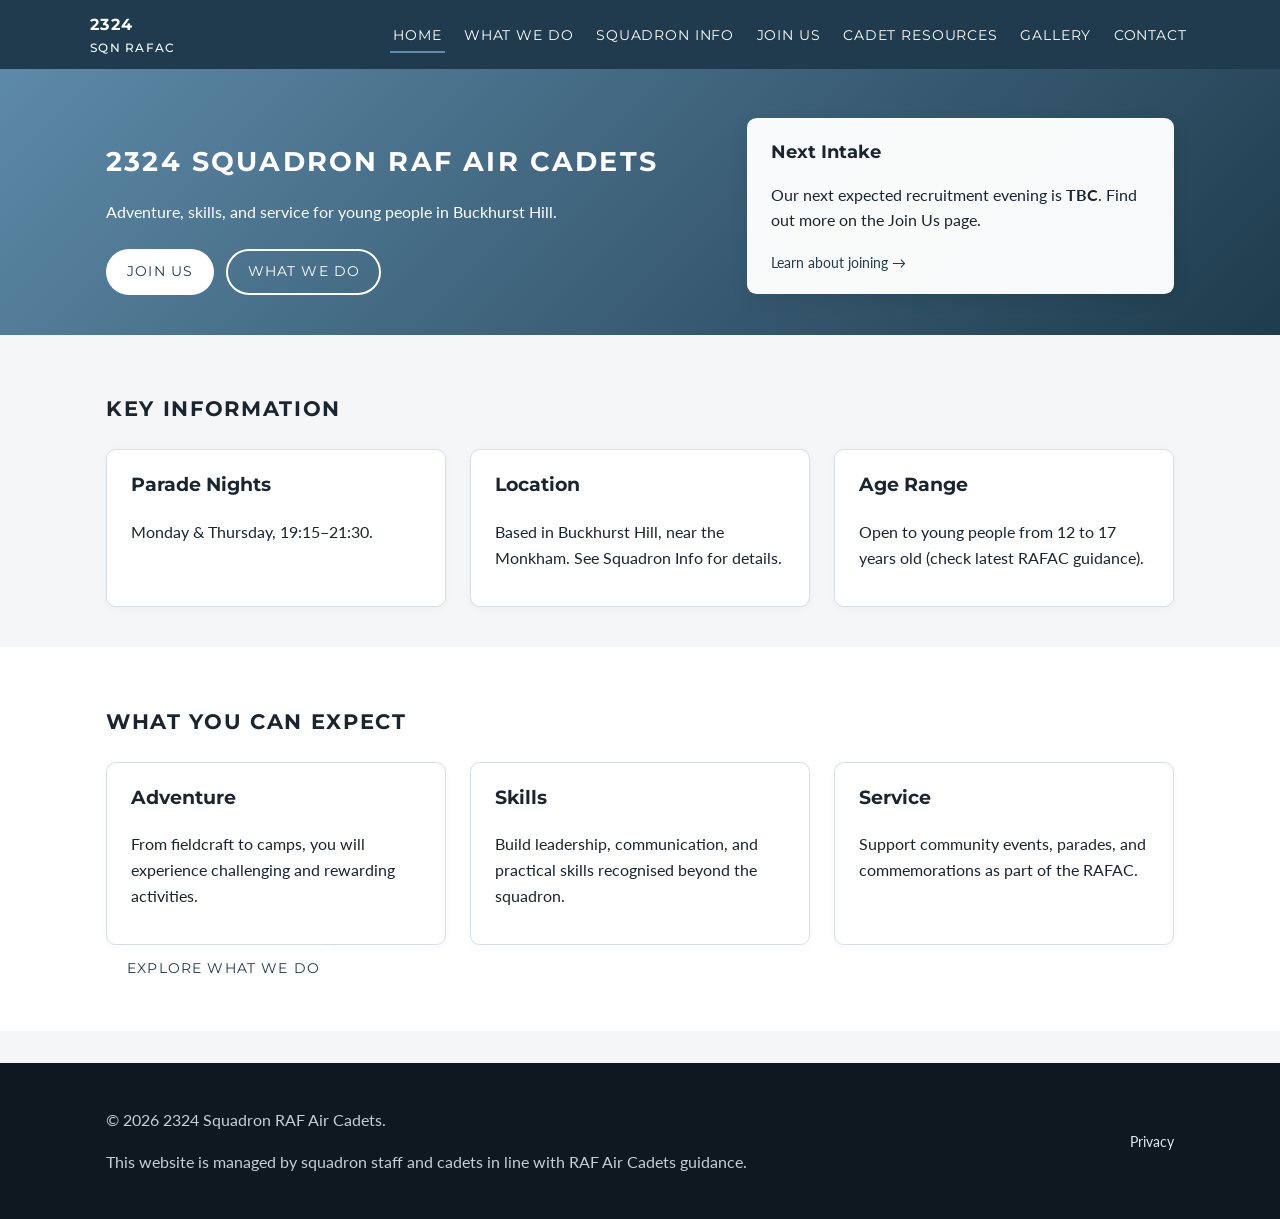
<file: index.html>
<!DOCTYPE html>
<html lang="en">
<head>
  <meta charset="UTF-8">
  <title>2324 Squadron RAF Air Cadets – Home</title>
  <meta name="viewport" content="width=device-width, initial-scale=1">
  <meta name="description" content="Official website for 2324 Squadron RAF Air Cadets. Learn what we do, how to join, and key information for cadets and parents.">
  <link rel="preconnect" href="https://fonts.googleapis.com">
  <link rel="preconnect" href="https://fonts.gstatic.com" crossorigin>
  <link href="https://fonts.googleapis.com/css2?family=Montserrat:wght@500;700&family=Lato:wght@300;400;700&display=swap" rel="stylesheet">
  <link rel="stylesheet" href="assets/css/styles.css">
</head>
<body>
  <header class="site-header">
    <div class="container header-inner">
      <a href="index.html" class="logo">
        <!-- Replace text with squadron crest/logo image when ready -->
        <span class="logo-primary">2324</span>
        <span class="logo-secondary">Sqn RAFAC</span>
      </a>
      <button class="nav-toggle" aria-label="Toggle navigation" aria-expanded="false">
        <span class="nav-toggle-bar"></span>
        <span class="nav-toggle-bar"></span>
        <span class="nav-toggle-bar"></span>
      </button>
      <nav class="main-nav">
        <ul>
          <li><a href="index.html" class="active">Home</a></li>
          <li><a href="what-we-do.html">What We Do</a></li>
          <li><a href="squadron-info.html">Squadron Info</a></li>
          <li><a href="join-us.html">Join Us</a></li>
          <li><a href="cadet-resources.html">Cadet Resources</a></li>
          <li><a href="gallery.html">Gallery</a></li>
          <li><a href="contact.html">Contact</a></li>
        </ul>
      </nav>
    </div>
  </header>

  <main>
    <!-- Hero section -->
    <section class="hero">
      <div class="container hero-inner">
        <div class="hero-text">
          <h1>2324 Squadron RAF Air Cadets</h1>
          <p>Adventure, skills, and service for young people in Buckhurst Hill.</p>
          <div class="hero-actions">
            <a href="join-us.html" class="btn btn-primary">Join Us</a>
            <a href="what-we-do.html" class="btn btn-secondary">What We Do</a>
          </div>
        </div>
        <div class="hero-side">
          <!-- Replace with an image later -->
          <div class="hero-card">
            <h2>Next Intake</h2>
            <p>Our next expected recruitment evening is <strong>TBC</strong>. Find out more on the Join Us page.</p>
            <a href="join-us.html" class="text-link">Learn about joining →</a>
          </div>
        </div>
      </div>
    </section>

    <!-- Quick facts -->
    <section class="section">
      <div class="container">
        <h2>Key Information</h2>
        <div class="grid grid-3">
          <div class="card">
            <h3>Parade Nights</h3>
            <p>Monday &amp; Thursday, 19:15–21:30.</p>
          </div>
          <div class="card">
            <h3>Location</h3>
            <p>Based in Buckhurst Hill, near the Monkham. See Squadron Info for details.</p>
          </div>
          <div class="card">
            <h3>Age Range</h3>
            <p>Open to young people from 12 to 17 years old (check latest RAFAC guidance).</p>
          </div>
        </div>
      </div>
    </section>

    <!-- Highlights linking to What We Do -->
    <section class="section section-alt">
      <div class="container">
        <h2>What You Can Expect</h2>
        <div class="grid grid-3">
          <div class="card">
            <h3>Adventure</h3>
            <p>From fieldcraft to camps, you will experience challenging and rewarding activities.</p>
          </div>
          <div class="card">
            <h3>Skills</h3>
            <p>Build leadership, communication, and practical skills recognised beyond the squadron.</p>
          </div>
          <div class="card">
            <h3>Service</h3>
            <p>Support community events, parades, and commemorations as part of the RAFAC.</p>
          </div>
        </div>
        <div class="section-cta">
          <a href="what-we-do.html" class="btn btn-primary">Explore What We Do</a>
        </div>
      </div>
    </section>
  </main>

  <footer class="site-footer">
    <div class="container footer-inner">
      <div>
        <p>&copy; <span id="year"></span> 2324 Squadron RAF Air Cadets.</p>
        <p>This website is managed by squadron staff and cadets in line with RAF Air Cadets guidance.</p>
      </div>
      <div class="footer-links">
        <a href="privacy.html">Privacy</a>
        
      </div>
    </div>
  </footer>

  <script src="assets/js/main.js"></script>
</body>
</html>
</file>
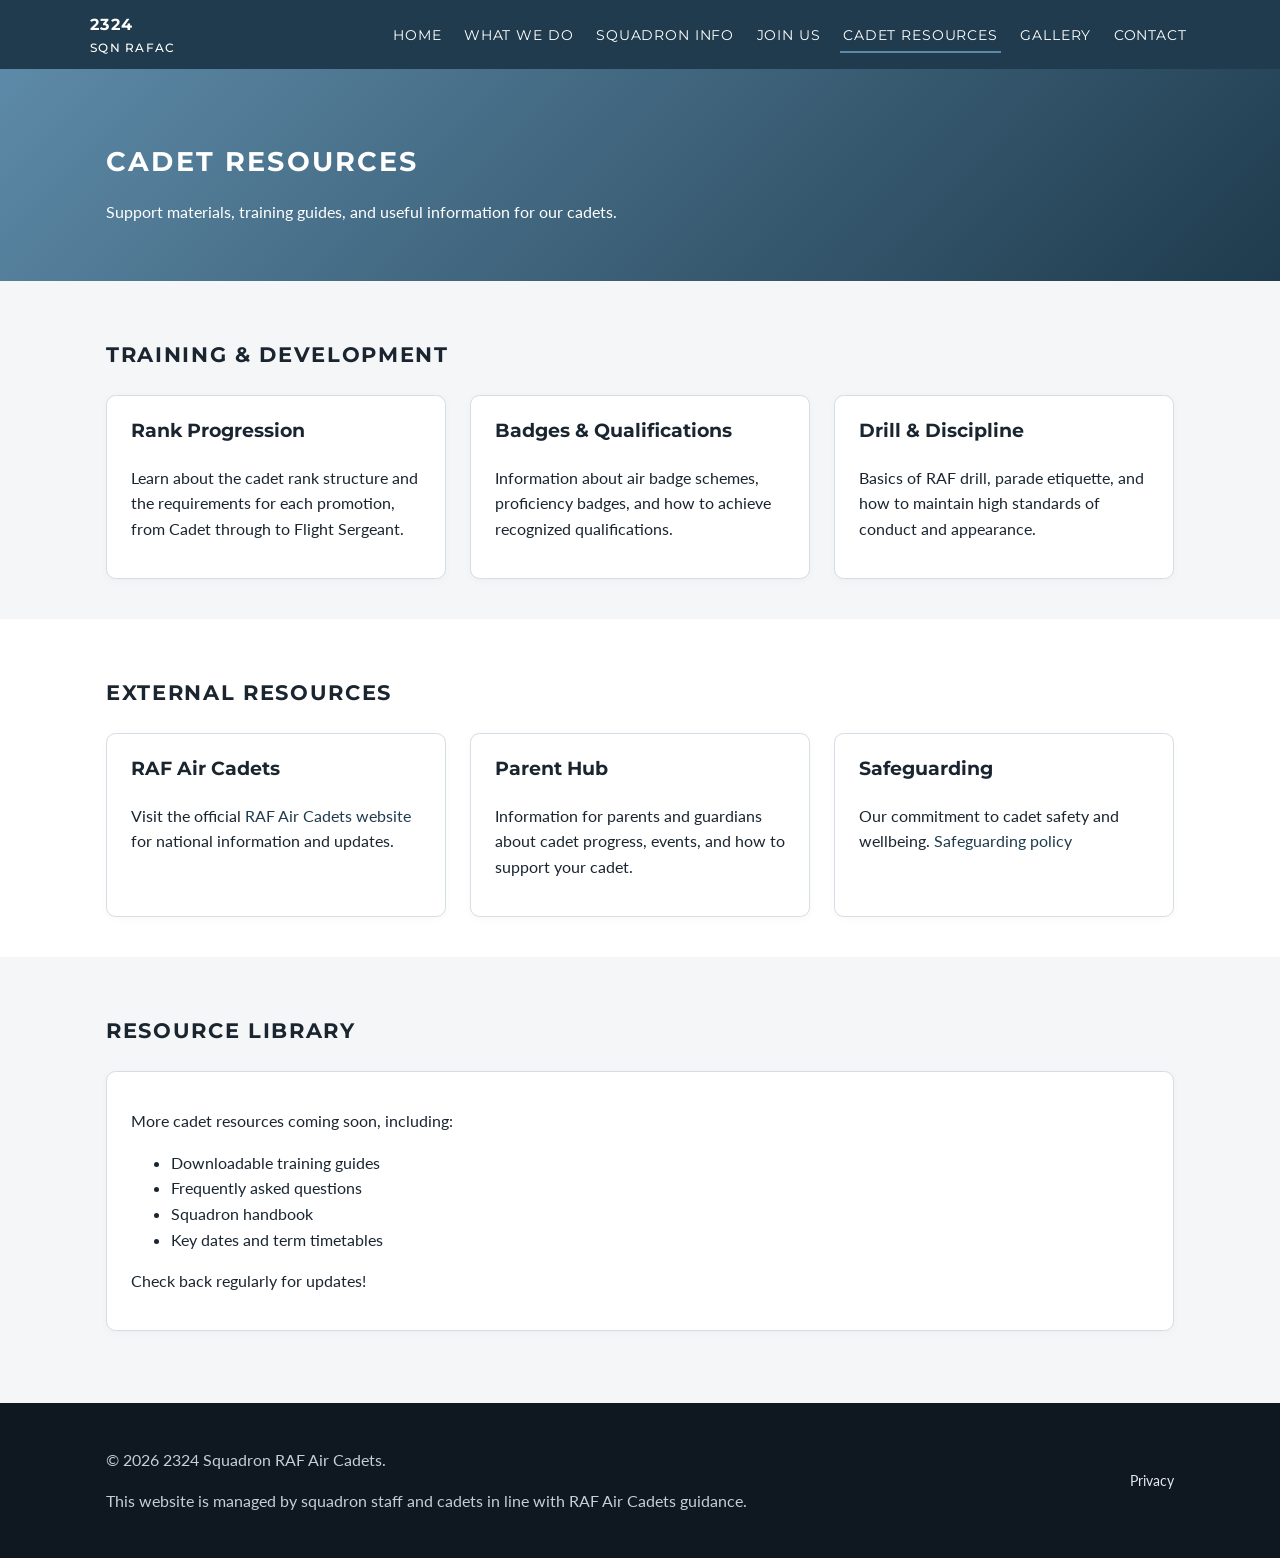
<file: cadet-resources.html>
<!DOCTYPE html>
<html lang="en">
<head>
  <meta charset="UTF-8">
  <title>Cadet Resources – 2324 Squadron RAF Air Cadets</title>
  <meta name="viewport" content="width=device-width, initial-scale=1">
  <meta name="description" content="Resources for cadets including training materials, rank information, and useful links.">
  <link rel="preconnect" href="https://fonts.googleapis.com">
  <link rel="preconnect" href="https://fonts.gstatic.com" crossorigin>
  <link href="https://fonts.googleapis.com/css2?family=Montserrat:wght@500;700&family=Lato:wght@300;400;700&display=swap" rel="stylesheet">
  <link rel="stylesheet" href="assets/css/styles.css">
</head>
<body>
  <header class="site-header">
    <div class="container header-inner">
      <a href="index.html" class="logo">
        <span class="logo-primary">2324</span>
        <span class="logo-secondary">Sqn RAFAC</span>
      </a>
      <button class="nav-toggle" aria-label="Toggle navigation" aria-expanded="false">
        <span class="nav-toggle-bar"></span>
        <span class="nav-toggle-bar"></span>
        <span class="nav-toggle-bar"></span>
      </button>
      <nav class="main-nav">
        <ul>
          <li><a href="index.html">Home</a></li>
          <li><a href="what-we-do.html">What We Do</a></li>
          <li><a href="squadron-info.html">Squadron Info</a></li>
          <li><a href="join-us.html">Join Us</a></li>
          <li><a href="cadet-resources.html" class="active">Cadet Resources</a></li>
          <li><a href="gallery.html">Gallery</a></li>
          <li><a href="contact.html">Contact</a></li>
        </ul>
      </nav>
    </div>
  </header>

  <main>
    <!-- Hero section -->
    <section class="hero">
      <div class="container hero-inner">
        <div class="hero-text">
          <h1>Cadet Resources</h1>
          <p>Support materials, training guides, and useful information for our cadets.</p>
        </div>
      </div>
    </section>

    <!-- Resources -->
    <section class="section">
      <div class="container">
        <h2>Training &amp; Development</h2>
        <div class="grid grid-3">
          <div class="card">
            <h3>Rank Progression</h3>
            <p>Learn about the cadet rank structure and the requirements for each promotion, from Cadet through to Flight Sergeant.</p>
          </div>
          <div class="card">
            <h3>Badges &amp; Qualifications</h3>
            <p>Information about air badge schemes, proficiency badges, and how to achieve recognized qualifications.</p>
          </div>
          <div class="card">
            <h3>Drill &amp; Discipline</h3>
            <p>Basics of RAF drill, parade etiquette, and how to maintain high standards of conduct and appearance.</p>
          </div>
        </div>
      </div>
    </section>

    <!-- Useful Links -->
    <section class="section section-alt">
      <div class="container">
        <h2>External Resources</h2>
        <div class="grid grid-3">
          <div class="card">
            <h3>RAF Air Cadets</h3>
            <p>Visit the official <a href="https://www.raf.mod.uk/aircadets/" target="_blank">RAF Air Cadets website</a> for national information and updates.</p>
          </div>
          <div class="card">
            <h3>Parent Hub</h3>
            <p>Information for parents and guardians about cadet progress, events, and how to support your cadet.</p>
          </div>
          <div class="card">
            <h3>Safeguarding</h3>
            <p>Our commitment to cadet safety and wellbeing. <a href="#" target="_blank">Safeguarding policy</a></p>
          </div>
        </div>
      </div>
    </section>

    <!-- Coming Soon -->
    <section class="section">
      <div class="container">
        <h2>Resource Library</h2>
        <div class="card">
          <p>More cadet resources coming soon, including:</p>
          <ul>
            <li>Downloadable training guides</li>
            <li>Frequently asked questions</li>
            <li>Squadron handbook</li>
            <li>Key dates and term timetables</li>
          </ul>
          <p>Check back regularly for updates!</p>
        </div>
      </div>
    </section>
  </main>

  <footer class="site-footer">
    <div class="container footer-inner">
      <div>
        <p>&copy; <span id="year"></span> 2324 Squadron RAF Air Cadets.</p>
        <p>This website is managed by squadron staff and cadets in line with RAF Air Cadets guidance.</p>
      </div>
      <div class="footer-links">
        <a href="privacy.html">Privacy</a>
        
      </div>
    </div>
  </footer>

  <script src="assets/js/main.js"></script>
</body>
</html>
</file>
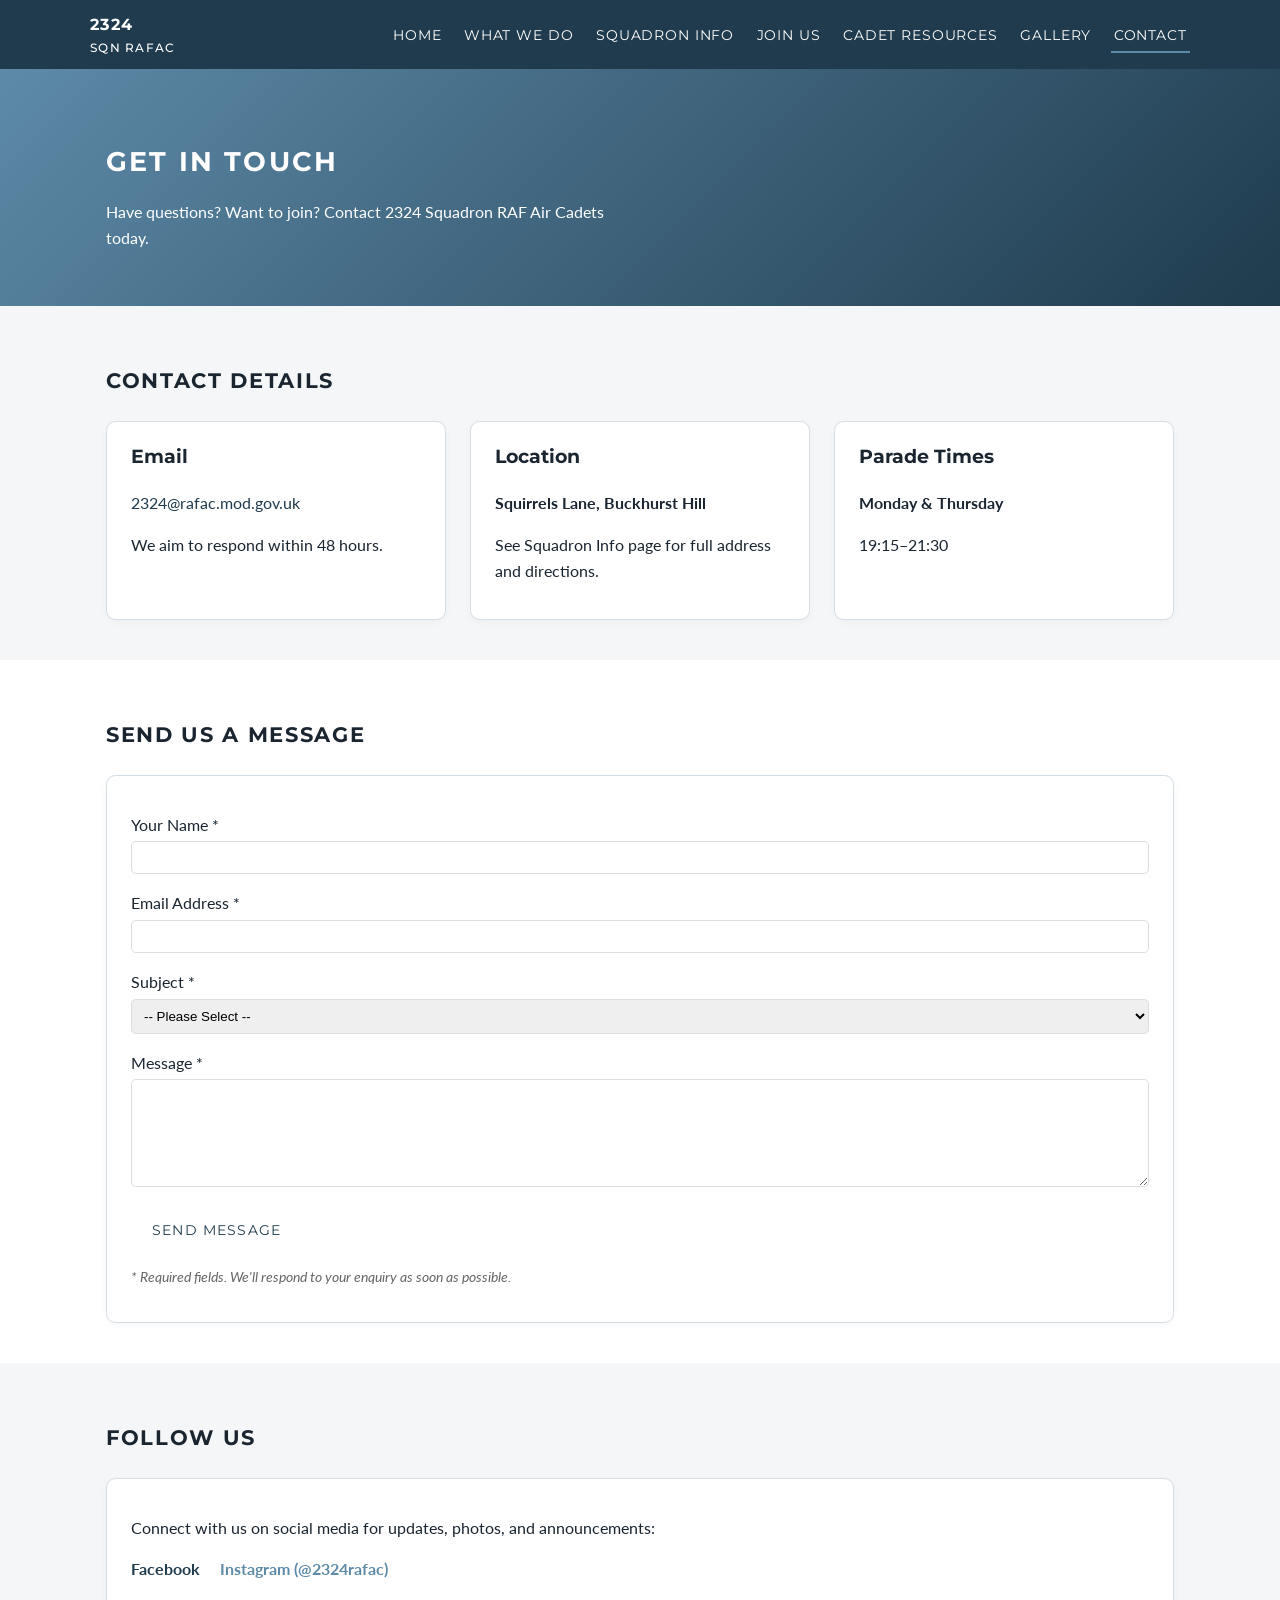
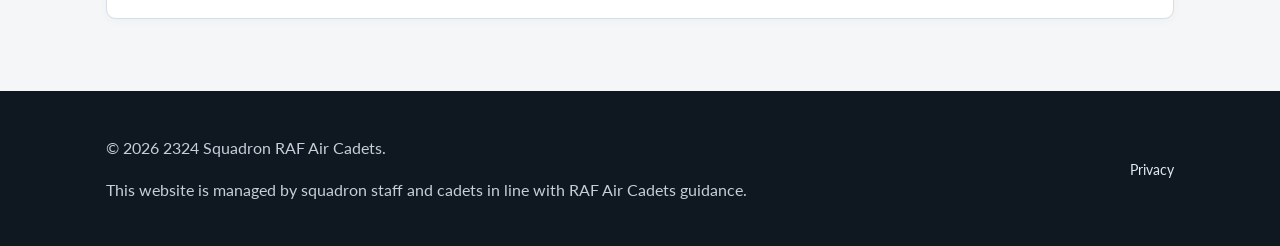
<file: contact.html>
<!DOCTYPE html>
<html lang="en">
<head>
  <meta charset="UTF-8">
  <title>Contact – 2324 Squadron RAF Air Cadets</title>
  <meta name="viewport" content="width=device-width, initial-scale=1">
  <meta name="description" content="Get in touch with 2324 Squadron RAF Air Cadets. Contact details, email, and enquiry form.">
  <link rel="preconnect" href="https://fonts.googleapis.com">
  <link rel="preconnect" href="https://fonts.gstatic.com" crossorigin>
  <link href="https://fonts.googleapis.com/css2?family=Montserrat:wght@500;700&family=Lato:wght@300;400;700&display=swap" rel="stylesheet">
  <link rel="stylesheet" href="assets/css/styles.css">
</head>
<body>
  <header class="site-header">
    <div class="container header-inner">
      <a href="index.html" class="logo">
        <span class="logo-primary">2324</span>
        <span class="logo-secondary">Sqn RAFAC</span>
      </a>
      <button class="nav-toggle" aria-label="Toggle navigation" aria-expanded="false">
        <span class="nav-toggle-bar"></span>
        <span class="nav-toggle-bar"></span>
        <span class="nav-toggle-bar"></span>
      </button>
      <nav class="main-nav">
        <ul>
          <li><a href="index.html">Home</a></li>
          <li><a href="what-we-do.html">What We Do</a></li>
          <li><a href="squadron-info.html">Squadron Info</a></li>
          <li><a href="join-us.html">Join Us</a></li>
          <li><a href="cadet-resources.html">Cadet Resources</a></li>
          <li><a href="gallery.html">Gallery</a></li>
          <li><a href="contact.html" class="active">Contact</a></li>
        </ul>
      </nav>
    </div>
  </header>

  <main>
      <!-- Hero section -->
      <section class="hero">
          <div class="container hero-inner">
              <div class="hero-text">
                  <h1>Get in Touch</h1>
                  <p>Have questions? Want to join? Contact 2324 Squadron RAF Air Cadets today.</p>
              </div>
          </div>
      </section>

      <!-- Contact Information -->
      <section class="section">
          <div class="container">
              <h2>Contact Details</h2>
              <div class="grid grid-3">
                  <div class="card">
                      <h3>Email</h3>
                      <p><a href="mailto:2324@rafac.mod.gov.uk">2324@rafac.mod.gov.uk</a></p>
                      <p>We aim to respond within 48 hours.</p>
                  </div>
                  <div class="card">
                      <h3>Location</h3>
                      <p><strong>Squirrels Lane, Buckhurst Hill</strong></p>
                      <p>See Squadron Info page for full address and directions.</p>
                  </div>
                  <div class="card">
                      <h3>Parade Times</h3>
                      <p><strong>Monday &amp; Thursday</strong></p>
                      <p>19:15–21:30</p>
                  </div>
              </div>
          </div>
      </section>

      <!-- Contact Form -->
      <section class="section section-alt">
          <div class="container">
              <h2>Send Us a Message</h2>
              <div class="card">
                  <!-- Form submits directly to squadron email -->
                  <form method="POST" action="mailto:2324@rafac.mod.gov.uk" enctype="text/plain">
                      <p>
                          <label for="name">Your Name *</label><br>
                          <input type="text" id="name" name="name" required style="width: 100%; padding: 0.5rem; margin-top: 0.25rem; border: 1px solid #ddd; border-radius: 0.3rem;">
                      </p>
                      <p>
                          <label for="email">Email Address *</label><br>
                          <input type="email" id="email" name="email" required style="width: 100%; padding: 0.5rem; margin-top: 0.25rem; border: 1px solid #ddd; border-radius: 0.3rem;">
                      </p>
                      <p>
                          <label for="subject">Subject *</label><br>
                          <select id="subject" name="subject" required style="width: 100%; padding: 0.5rem; margin-top: 0.25rem; border: 1px solid #ddd; border-radius: 0.3rem;">
                              <option value="">-- Please Select --</option>
                              <option value="join">I'd like to join the squadron</option>
                              <option value="parent">Parent enquiry</option>
                              <option value="volunteer">Volunteer opportunities</option>
                              <option value="feedback">Feedback or suggestion</option>
                              <option value="other">Other</option>
                          </select>
                      </p>
                      <p>
                          <label for="message">Message *</label><br>
                          <textarea id="message" name="message" rows="6" required style="width: 100%; padding: 0.5rem; margin-top: 0.25rem; border: 1px solid #ddd; border-radius: 0.3rem;"></textarea>
                      </p>
                      <p>
                          <button type="submit" class="btn btn-primary">Send Message</button>
                      </p>
                  </form>
                  <p style="font-size: 0.85rem; color: #666; margin-top: 1rem;">
                      <em>* Required fields. We'll respond to your enquiry as soon as possible.</em>
                  </p>
              </div>
          </div>
      </section>

      <!-- Social Media -->
      <section class="section">
          <div class="container">
              <h2>Follow Us</h2>
              <div class="card">
                  <p>Connect with us on social media for updates, photos, and announcements:</p>
                  <p>
                      <a href="#" style="margin-right: 1rem; font-weight: bold;">Facebook</a>
                      <a href="https://www.instagram.com/2324rafac/" target="_blank" rel="noopener noreferrer" style="margin-right: 1rem; font-weight: bold; color: var(--blue-primary);">Instagram (@2324rafac)</a>
                  </p>
              </div>
          </div>
      </section>
  </main>

  <footer class="site-footer">
    <div class="container footer-inner">
      <div>
        <p>&copy; <span id="year"></span> 2324 Squadron RAF Air Cadets.</p>
        <p>This website is managed by squadron staff and cadets in line with RAF Air Cadets guidance.</p>
      </div>
      <div class="footer-links">
        <a href="privacy.html">Privacy</a>
        
      </div>
    </div>
  </footer>

  <script src="assets/js/main.js"></script>
</body>
</html>
</file>
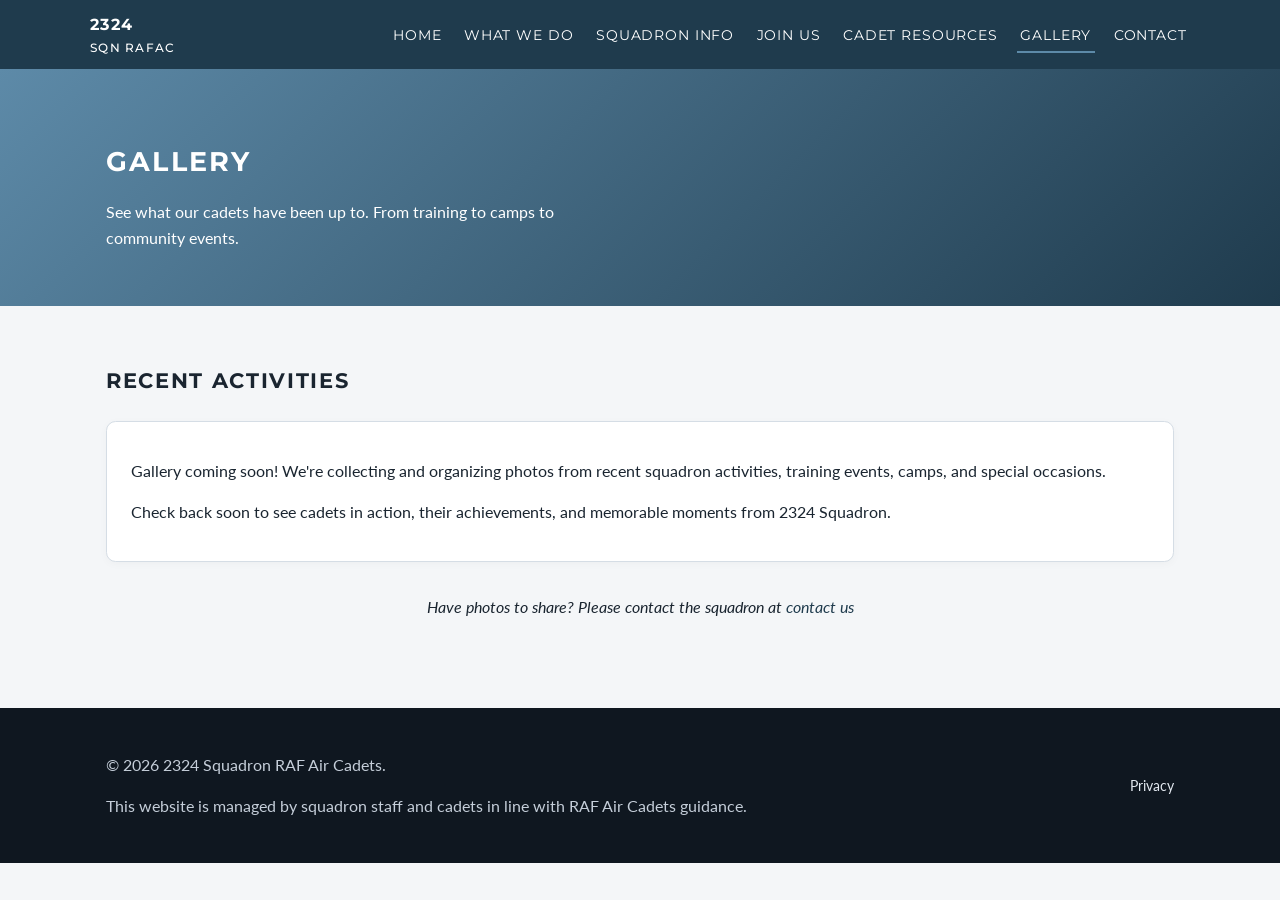
<file: gallery.html>
<!DOCTYPE html>
<html lang="en">
<head>
  <meta charset="UTF-8">
  <title>Gallery – 2324 Squadron RAF Air Cadets</title>
  <meta name="viewport" content="width=device-width, initial-scale=1">
  <meta name="description" content="Photo gallery of 2324 Squadron RAF Air Cadets activities, events, and cadets in action.">
  <link rel="preconnect" href="https://fonts.googleapis.com">
  <link rel="preconnect" href="https://fonts.gstatic.com" crossorigin>
  <link href="https://fonts.googleapis.com/css2?family=Montserrat:wght@500;700&family=Lato:wght@300;400;700&display=swap" rel="stylesheet">
  <link rel="stylesheet" href="assets/css/styles.css">
</head>
<body>
  <header class="site-header">
    <div class="container header-inner">
      <a href="index.html" class="logo">
        <span class="logo-primary">2324</span>
        <span class="logo-secondary">Sqn RAFAC</span>
      </a>
      <button class="nav-toggle" aria-label="Toggle navigation" aria-expanded="false">
        <span class="nav-toggle-bar"></span>
        <span class="nav-toggle-bar"></span>
        <span class="nav-toggle-bar"></span>
      </button>
      <nav class="main-nav">
        <ul>
          <li><a href="index.html">Home</a></li>
          <li><a href="what-we-do.html">What We Do</a></li>
          <li><a href="squadron-info.html">Squadron Info</a></li>
          <li><a href="join-us.html">Join Us</a></li>
          <li><a href="cadet-resources.html">Cadet Resources</a></li>
          <li><a href="gallery.html" class="active">Gallery</a></li>
          <li><a href="contact.html">Contact</a></li>
        </ul>
      </nav>
    </div>
  </header>

  <main>
    <!-- Hero section -->
    <section class="hero">
      <div class="container hero-inner">
        <div class="hero-text">
          <h1>Gallery</h1>
          <p>See what our cadets have been up to. From training to camps to community events.</p>
        </div>
      </div>
    </section>

    <!-- Gallery Section -->
    <section class="section">
      <div class="container">
        <h2>Recent Activities</h2>
        <div class="card">
          <p>Gallery coming soon! We're collecting and organizing photos from recent squadron activities, training events, camps, and special occasions.</p>
          <p>Check back soon to see cadets in action, their achievements, and memorable moments from 2324 Squadron.</p>
        </div>
        <div style="text-align: center; margin-top: 2rem;">
          <p><em>Have photos to share? Please contact the squadron at <a href="contact.html">contact us</a></em></p>
        </div>
      </div>
    </section>
  </main>

  <footer class="site-footer">
    <div class="container footer-inner">
      <div>
        <p>&copy; <span id="year"></span> 2324 Squadron RAF Air Cadets.</p>
        <p>This website is managed by squadron staff and cadets in line with RAF Air Cadets guidance.</p>
      </div>
      <div class="footer-links">
        <a href="privacy.html">Privacy</a>
        
      </div>
    </div>
  </footer>

  <script src="assets/js/main.js"></script>
</body>
</html>
</file>
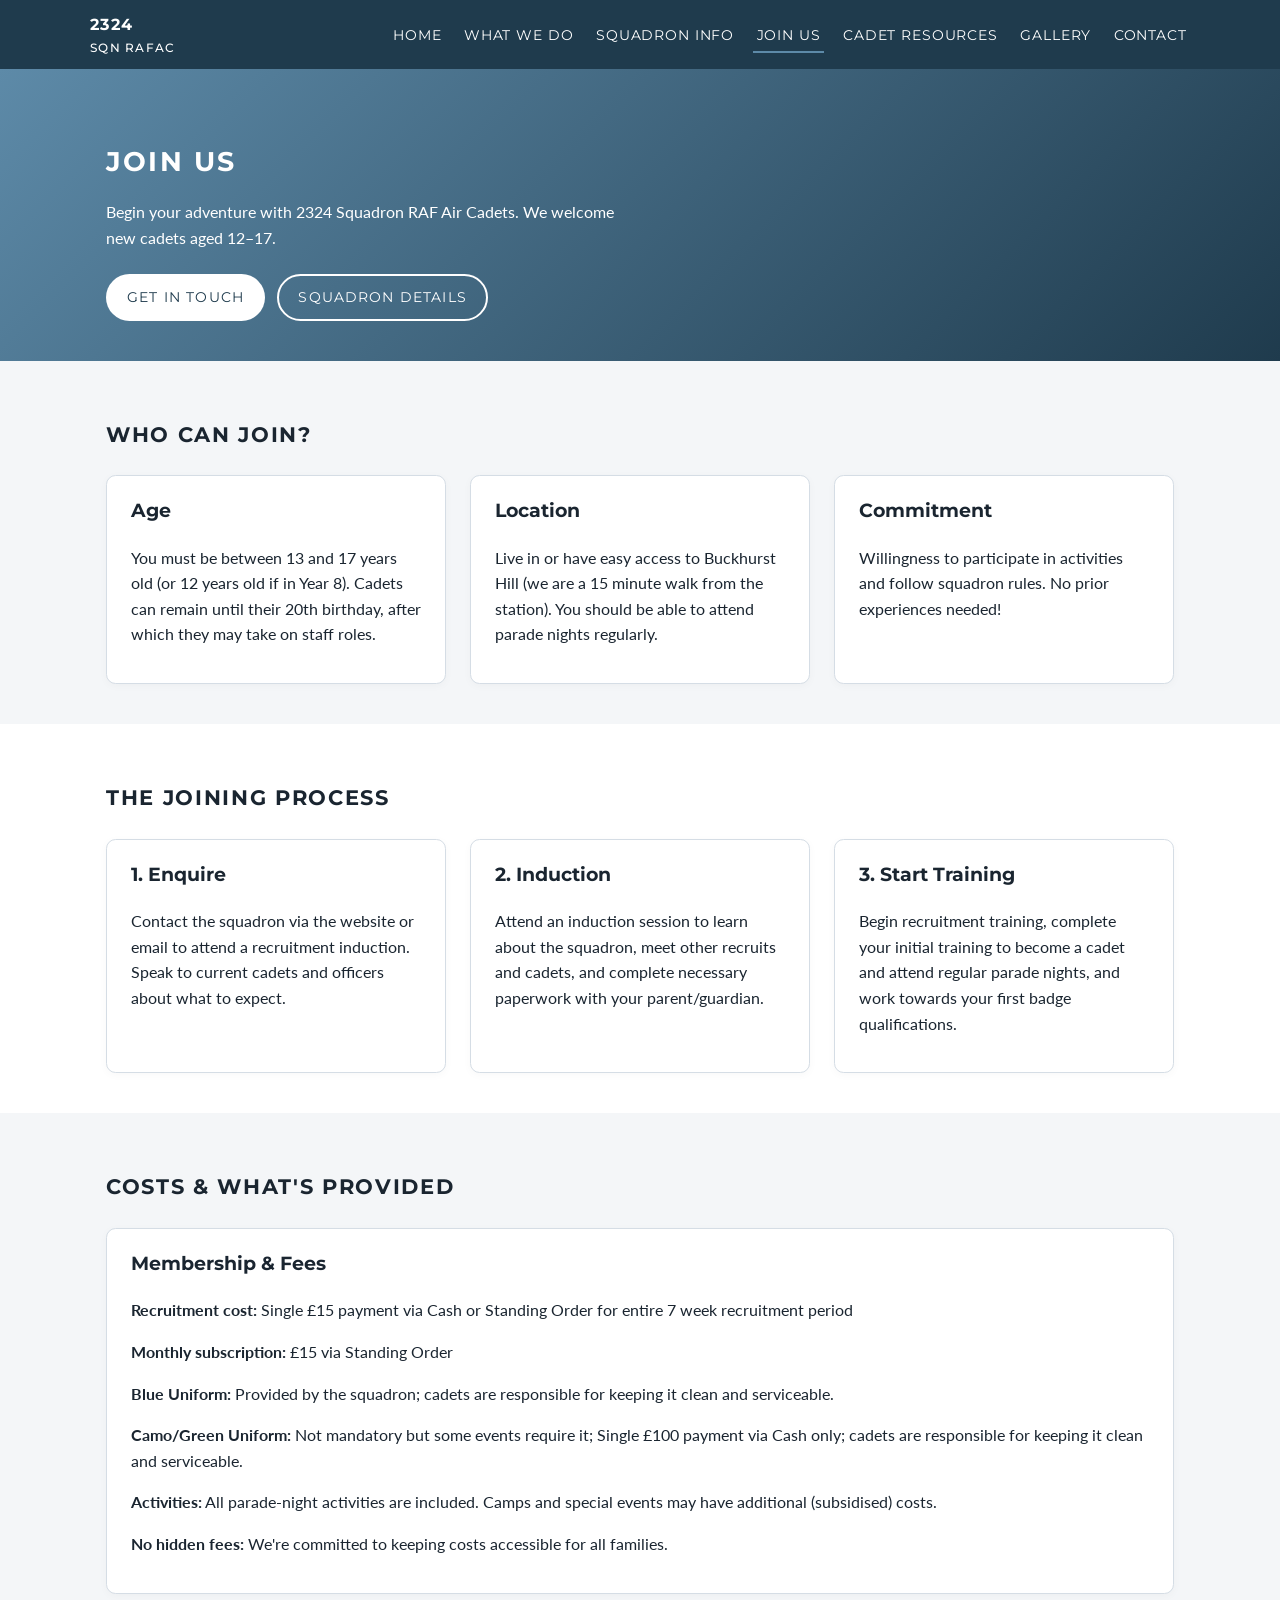
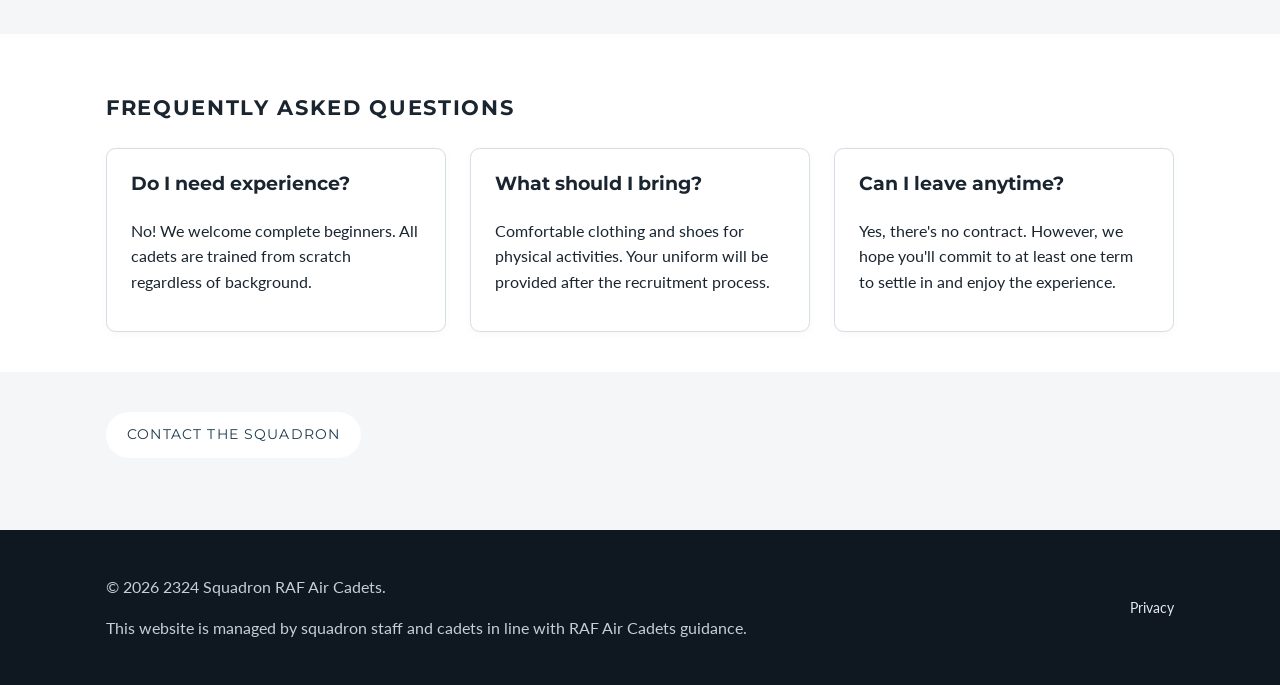
<file: join-us.html>
<!DOCTYPE html>
<html lang="en">
<head>
  <meta charset="UTF-8">
  <title>Join Us – 2324 Squadron RAF Air Cadets</title>
  <meta name="viewport" content="width=device-width, initial-scale=1">
  <meta name="description" content="Learn how to join 2324 Squadron RAF Air Cadets. Information for prospective cadets and parents.">
  <link rel="preconnect" href="https://fonts.googleapis.com">
  <link rel="preconnect" href="https://fonts.gstatic.com" crossorigin>
  <link href="https://fonts.googleapis.com/css2?family=Montserrat:wght@500;700&family=Lato:wght@300;400;700&display=swap" rel="stylesheet">
  <link rel="stylesheet" href="assets/css/styles.css">
</head>
<body>
  <header class="site-header">
    <div class="container header-inner">
      <a href="index.html" class="logo">
        <span class="logo-primary">2324</span>
        <span class="logo-secondary">Sqn RAFAC</span>
      </a>
      <button class="nav-toggle" aria-label="Toggle navigation" aria-expanded="false">
        <span class="nav-toggle-bar"></span>
        <span class="nav-toggle-bar"></span>
        <span class="nav-toggle-bar"></span>
      </button>
      <nav class="main-nav">
        <ul>
          <li><a href="index.html">Home</a></li>
          <li><a href="what-we-do.html">What We Do</a></li>
          <li><a href="squadron-info.html">Squadron Info</a></li>
          <li><a href="join-us.html" class="active">Join Us</a></li>
          <li><a href="cadet-resources.html">Cadet Resources</a></li>
          <li><a href="gallery.html">Gallery</a></li>
          <li><a href="contact.html">Contact</a></li>
        </ul>
      </nav>
    </div>
  </header>

  <main>
    <!-- Hero section -->
    <section class="hero">
      <div class="container hero-inner">
        <div class="hero-text">
          <h1>Join Us</h1>
          <p>Begin your adventure with 2324 Squadron RAF Air Cadets. We welcome new cadets aged 12–17.</p>
          <div class="hero-actions">
            <a href="contact.html" class="btn btn-primary">Get in Touch</a>
            <a href="squadron-info.html" class="btn btn-secondary">Squadron Details</a>
          </div>
        </div>
      </div>
    </section>

    <!-- Requirements -->
    <section class="section">
      <div class="container">
        <h2>Who Can Join?</h2>
        <div class="grid grid-3">
          <div class="card">
            <h3>Age</h3>
            <p>You must be between 13 and 17 years old (or 12 years old if in Year 8). Cadets can remain until their 20th birthday, after which they may take on staff roles.</p>
          </div>
          <div class="card">
            <h3>Location</h3>
            <p>Live in or have easy access to Buckhurst Hill (we are a 15 minute walk from the station). You should be able to attend parade nights regularly.</p>
          </div>
          <div class="card">
            <h3>Commitment</h3>
            <p>Willingness to participate in activities and follow squadron rules. No prior experiences needed!</p>
          </div>
        </div>
      </div>
    </section>

    <!-- Process -->
    <section class="section section-alt">
      <div class="container">
        <h2>The Joining Process</h2>
        <div class="grid grid-3">
          <div class="card">
            <h3>1. Enquire</h3>
            <p>Contact the squadron via the website or email to attend a recruitment induction. Speak to current cadets and officers about what to expect.</p>
          </div>
          <div class="card">
            <h3>2. Induction</h3>
            <p>Attend an induction session to learn about the squadron, meet other recruits and cadets, and complete necessary paperwork with your parent/guardian.</p>
          </div>
          <div class="card">
            <h3>3. Start Training</h3>
            <p>Begin recruitment training, complete your initial training to become a cadet and attend regular parade nights, and work towards your first badge qualifications.</p>
          </div>
        </div>
      </div>
    </section>

    <!-- Costs -->
    <section class="section">
      <div class="container">
        <h2>Costs &amp; What's Provided</h2>
        <div class="card">
          <h3>Membership &amp; Fees</h3>
          <p><strong>Recruitment cost:</strong> Single £15 payment via Cash or Standing Order for entire 7 week recruitment period</p>
          <p><strong>Monthly subscription:</strong> £15 via Standing Order</p>
          <p><strong>Blue Uniform:</strong> Provided by the squadron; cadets are responsible for keeping it clean and serviceable.</p>
          <p><strong>Camo/Green Uniform:</strong> Not mandatory but some events require it; Single £100 payment via Cash only; cadets are responsible for keeping it clean and serviceable.</p>
          <p><strong>Activities:</strong> All parade-night activities are included. Camps and special events may have additional (subsidised) costs.</p>
          <p><strong>No hidden fees:</strong> We're committed to keeping costs accessible for all families.</p>
        </div>
      </div>
    </section>

    <!-- FAQ -->
    <section class="section section-alt">
      <div class="container">
        <h2>Frequently Asked Questions</h2>
        <div class="grid grid-3">
          <div class="card">
            <h3>Do I need experience?</h3>
            <p>No! We welcome complete beginners. All cadets are trained from scratch regardless of background.</p>
          </div>
          <div class="card">
            <h3>What should I bring?</h3>
            <p>Comfortable clothing and shoes for physical activities. Your uniform will be provided after the recruitment process.</p>
          </div>
          <div class="card">
            <h3>Can I leave anytime?</h3>
            <p>Yes, there's no contract. However, we hope you'll commit to at least one term to settle in and enjoy the experience.</p>
          </div>
        </div>
      </div>
    </section>

    <section class="section">
      <div class="container">
        <div class="section-cta">
          <a href="contact.html" class="btn btn-primary">Contact the Squadron</a>
        </div>
      </div>
    </section>
  </main>

  <footer class="site-footer">
    <div class="container footer-inner">
      <div>
        <p>&copy; <span id="year"></span> 2324 Squadron RAF Air Cadets.</p>
        <p>This website is managed by squadron staff and cadets in line with RAF Air Cadets guidance.</p>
      </div>
      <div class="footer-links">
        <a href="privacy.html">Privacy</a>
        
      </div>
    </div>
  </footer>

  <script src="assets/js/main.js"></script>
</body>
</html>
</file>
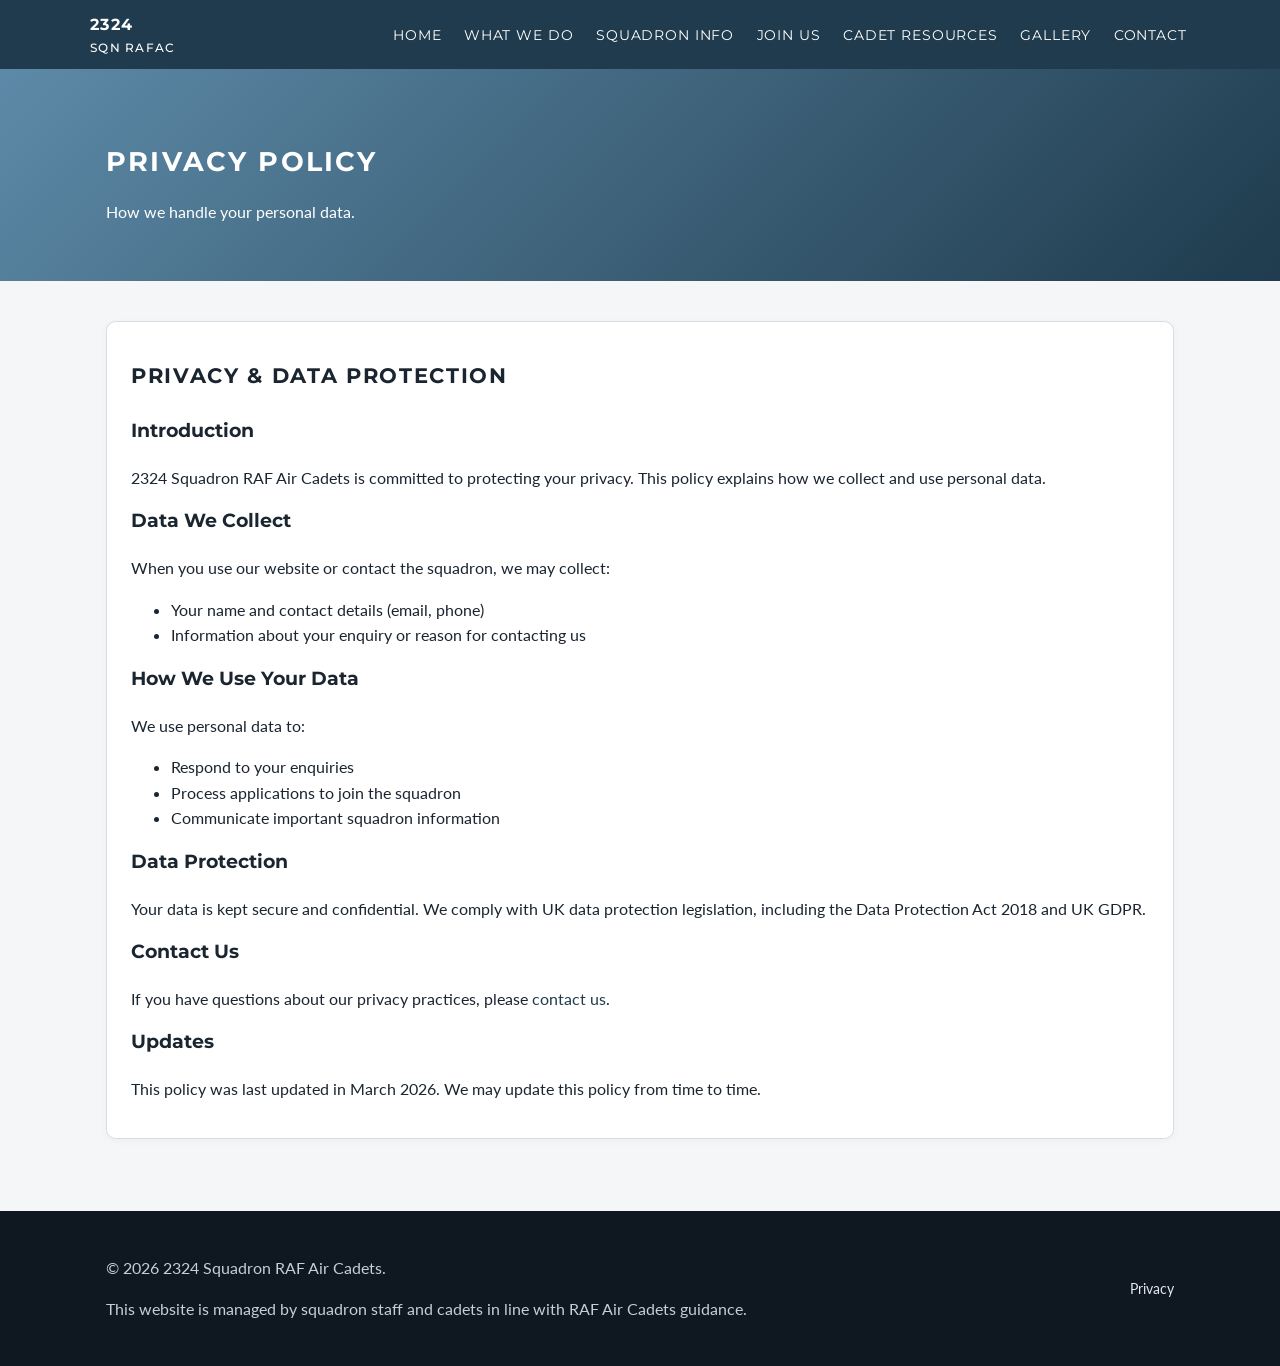
<file: privacy.html>
<!DOCTYPE html>
<html lang="en">
<head>
  <meta charset="UTF-8">
  <title>Privacy Policy – 2324 Squadron RAF Air Cadets</title>
  <meta name="viewport" content="width=device-width, initial-scale=1">
  <meta name="description" content="Privacy policy for 2324 Squadron RAF Air Cadets website.">
  <link rel="preconnect" href="https://fonts.googleapis.com">
  <link rel="preconnect" href="https://fonts.gstatic.com" crossorigin>
  <link href="https://fonts.googleapis.com/css2?family=Montserrat:wght@500;700&family=Lato:wght@300;400;700&display=swap" rel="stylesheet">
  <link rel="stylesheet" href="assets/css/styles.css">
</head>
<body>
  <header class="site-header">
    <div class="container header-inner">
      <a href="index.html" class="logo">
        <span class="logo-primary">2324</span>
        <span class="logo-secondary">Sqn RAFAC</span>
      </a>
      <button class="nav-toggle" aria-label="Toggle navigation" aria-expanded="false">
        <span class="nav-toggle-bar"></span>
        <span class="nav-toggle-bar"></span>
        <span class="nav-toggle-bar"></span>
      </button>
      <nav class="main-nav">
        <ul>
          <li><a href="index.html">Home</a></li>
          <li><a href="what-we-do.html">What We Do</a></li>
          <li><a href="squadron-info.html">Squadron Info</a></li>
          <li><a href="join-us.html">Join Us</a></li>
          <li><a href="cadet-resources.html">Cadet Resources</a></li>
          <li><a href="gallery.html">Gallery</a></li>
          <li><a href="contact.html">Contact</a></li>
        </ul>
      </nav>
    </div>
  </header>

  <main>
    <!-- Hero section -->
    <section class="hero">
      <div class="container hero-inner">
        <div class="hero-text">
          <h1>Privacy Policy</h1>
          <p>How we handle your personal data.</p>
        </div>
      </div>
    </section>

    <!-- Policy Content -->
    <section class="section">
      <div class="container">
        <div class="card">
          <h2>Privacy &amp; Data Protection</h2>
          
          <h3>Introduction</h3>
          <p>2324 Squadron RAF Air Cadets is committed to protecting your privacy. This policy explains how we collect and use personal data.</p>

          <h3>Data We Collect</h3>
          <p>When you use our website or contact the squadron, we may collect:</p>
          <ul>
            <li>Your name and contact details (email, phone)</li>
            <li>Information about your enquiry or reason for contacting us</li>
          </ul>

          <h3>How We Use Your Data</h3>
          <p>We use personal data to:</p>
          <ul>
            <li>Respond to your enquiries</li>
            <li>Process applications to join the squadron</li>
            <li>Communicate important squadron information</li>
          </ul>

          <h3>Data Protection</h3>
          <p>Your data is kept secure and confidential. We comply with UK data protection legislation, including the Data Protection Act 2018 and UK GDPR.</p>

          <h3>Contact Us</h3>
          <p>If you have questions about our privacy practices, please <a href="contact.html">contact us</a>.</p>

          <h3>Updates</h3>
          <p>This policy was last updated in March 2026. We may update this policy from time to time.</p>
        </div>
      </div>
    </section>
  </main>

  <footer class="site-footer">
    <div class="container footer-inner">
      <div>
        <p>&copy; <span id="year"></span> 2324 Squadron RAF Air Cadets.</p>
        <p>This website is managed by squadron staff and cadets in line with RAF Air Cadets guidance.</p>
      </div>
      <div class="footer-links">
        <a href="privacy.html">Privacy</a>
        
      </div>
    </div>
  </footer>

  <script src="assets/js/main.js"></script>
</body>
</html>
</file>
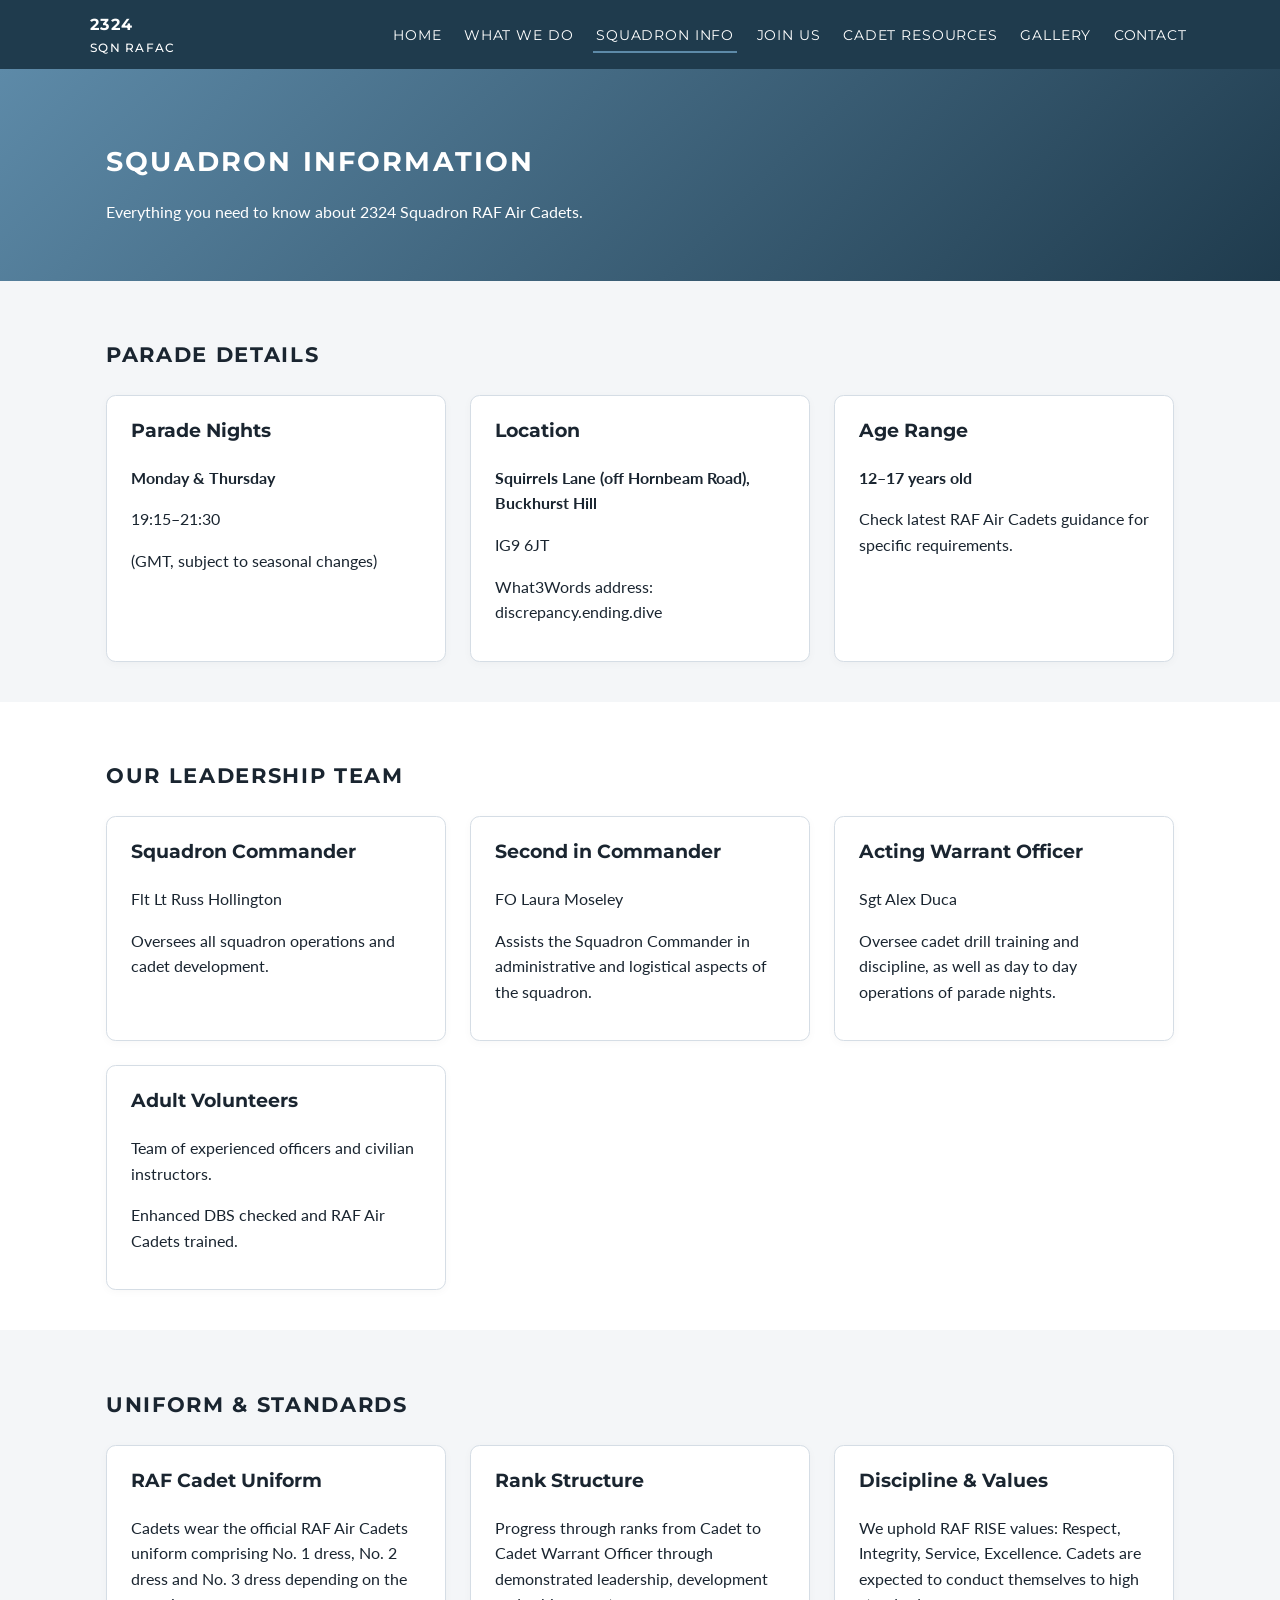
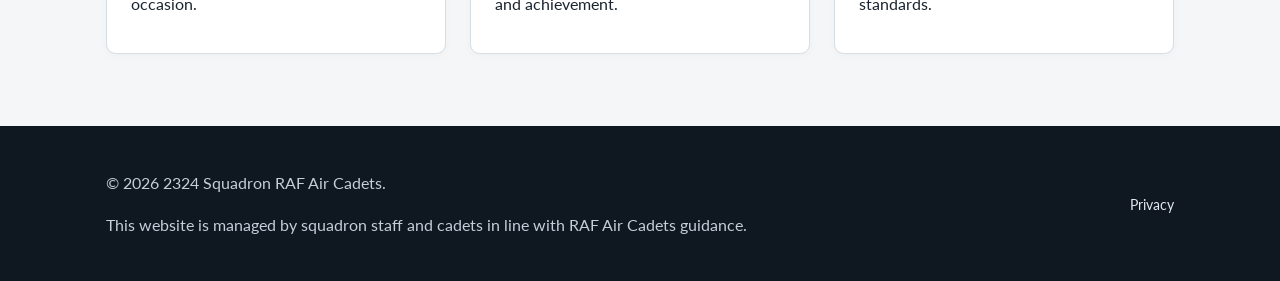
<file: squadron-info.html>
<!DOCTYPE html>
<html lang="en">
<head>
  <meta charset="UTF-8">
  <title>Squadron Info – 2324 Squadron RAF Air Cadets</title>
  <meta name="viewport" content="width=device-width, initial-scale=1">
  <meta name="description" content="Key information about 2324 Squadron RAF Air Cadets, including location, parade times, and contact details.">
  <link rel="preconnect" href="https://fonts.googleapis.com">
  <link rel="preconnect" href="https://fonts.gstatic.com" crossorigin>
  <link href="https://fonts.googleapis.com/css2?family=Montserrat:wght@500;700&family=Lato:wght@300;400;700&display=swap" rel="stylesheet">
  <link rel="stylesheet" href="assets/css/styles.css">
</head>
<body>
  <header class="site-header">
    <div class="container header-inner">
      <a href="index.html" class="logo">
        <span class="logo-primary">2324</span>
        <span class="logo-secondary">Sqn RAFAC</span>
      </a>
      <button class="nav-toggle" aria-label="Toggle navigation" aria-expanded="false">
        <span class="nav-toggle-bar"></span>
        <span class="nav-toggle-bar"></span>
        <span class="nav-toggle-bar"></span>
      </button>
      <nav class="main-nav">
        <ul>
          <li><a href="index.html">Home</a></li>
          <li><a href="what-we-do.html">What We Do</a></li>
          <li><a href="squadron-info.html" class="active">Squadron Info</a></li>
          <li><a href="join-us.html">Join Us</a></li>
          <li><a href="cadet-resources.html">Cadet Resources</a></li>
          <li><a href="gallery.html">Gallery</a></li>
          <li><a href="contact.html">Contact</a></li>
        </ul>
      </nav>
    </div>
  </header>

  <main>
    <!-- Hero section -->
    <section class="hero">
      <div class="container hero-inner">
        <div class="hero-text">
          <h1>Squadron Information</h1>
          <p>Everything you need to know about 2324 Squadron RAF Air Cadets.</p>
        </div>
      </div>
    </section>

    <!-- Key Information -->
    <section class="section">
      <div class="container">
        <h2>Parade Details</h2>
        <div class="grid grid-3">
          <div class="card">
            <h3>Parade Nights</h3>
            <p><strong>Monday &amp; Thursday</strong></p>
            <p>19:15–21:30</p>
            <p>(GMT, subject to seasonal changes)</p>
          </div>
          <div class="card">
            <h3>Location</h3>
            <p><strong>Squirrels Lane (off Hornbeam Road), Buckhurst Hill</strong></p>
            <p>IG9 6JT</p>
            <p>What3Words address: discrepancy.ending.dive</p>
          </div>
          <div class="card">
            <h3>Age Range</h3>
            <p><strong>12–17 years old</strong></p>
            <p>Check latest RAF Air Cadets guidance for specific requirements.</p>
          </div>
        </div>
      </div>
    </section>

    <!-- Leadership -->
    <section class="section section-alt">
      <div class="container">
        <h2>Our Leadership Team</h2>
        <div class="grid grid-3">
          <div class="card">
            <h3>Squadron Commander</h3>
            <p>Flt Lt Russ Hollington</p>
            <p>Oversees all squadron operations and cadet development.</p>
          </div>
          <div class="card">
            <h3>Second in Commander</h3>
            <p>FO Laura Moseley</p>
            <p>Assists the Squadron Commander in administrative and logistical aspects of the squadron.</p>
          </div>
          <div class="card">
            <h3>Acting Warrant Officer</h3>
            <p>Sgt Alex Duca</p>
            <p>Oversee cadet drill training and discipline, as well as day to day operations of parade nights.</p>
          </div>
          <div class="card">
            <h3>Adult Volunteers</h3>
            <p>Team of experienced officers and civilian instructors.</p>
            <p>Enhanced DBS checked and RAF Air Cadets trained.</p>
          </div>
        </div>
      </div>
    </section>

    <!-- Uniform & Standards -->
    <section class="section">
      <div class="container">
        <h2>Uniform &amp; Standards</h2>
        <div class="grid grid-3">
          <div class="card">
            <h3>RAF Cadet Uniform</h3>
            <p>Cadets wear the official RAF Air Cadets uniform comprising No. 1 dress, No. 2 dress and No. 3 dress depending on the occasion.</p>
          </div>
          <div class="card">
            <h3>Rank Structure</h3>
            <p>Progress through ranks from Cadet to Cadet Warrant Officer through demonstrated leadership, development and achievement.</p>
          </div>
          <div class="card">
            <h3>Discipline &amp; Values</h3>
            <p>We uphold RAF RISE values: Respect, Integrity, Service, Excellence. Cadets are expected to conduct themselves to high standards.</p>
          </div>
        </div>
      </div>
    </section>

  <footer class="site-footer">
    <div class="container footer-inner">
      <div>
        <p>&copy; <span id="year"></span> 2324 Squadron RAF Air Cadets.</p>
        <p>This website is managed by squadron staff and cadets in line with RAF Air Cadets guidance.</p>
      </div>
      <div class="footer-links">
        <a href="privacy.html">Privacy</a>
        
      </div>
    </div>
  </footer>

  <script src="assets/js/main.js"></script>
</body>
</html>
</file>
<file: assets/css/styles.css>
:root {
  --blue-primary: #5D8AA8;
  --blue-dark: #1F3B4D;
  --bg-light: #F4F6F8;
  --bg-white: #FFFFFF;
  --text-main: #1A2530;
  --text-muted: #5C6B7A;
  --accent-red: #C0392B;
  --border-soft: #D5DDE5;
  --shadow-soft: 0 6px 18px rgba(0, 0, 0, 0.08);
}

*,
*::before,
*::after {
  box-sizing: border-box;
}

body {
  margin: 0;
  font-family: "Lato", system-ui, -apple-system, BlinkMacSystemFont, "Segoe UI", sans-serif;
  color: var(--text-main);
  background-color: var(--bg-light);
  line-height: 1.6;
}

img {
  max-width: 100%;
  height: auto;
  display: block;
}

a {
  color: var(--blue-dark);
  text-decoration: none;
}

a:hover {
  text-decoration: underline;
}

/* Layout */

.container {
  width: 100%;
  max-width: 1100px;
  margin: 0 auto;
  padding: 0 1rem;
}

/* Header / nav */

.site-header {
  background-color: var(--blue-dark);
  color: #fff;
  position: sticky;
  top: 0;
  z-index: 1000;
}

.header-inner {
  display: flex;
  align-items: center;
  justify-content: space-between;
  padding: 0.75rem 0;
}

.logo {
  display: flex;
  flex-direction: column;
  color: #fff;
  font-family: "Montserrat", system-ui, -apple-system, "Segoe UI", sans-serif;
  text-transform: uppercase;
  letter-spacing: 0.08em;
}

.logo-primary {
  font-weight: 700;
  font-size: 1rem;
}

.logo-secondary {
  font-weight: 500;
  font-size: 0.76rem;
}

/* Nav */

.main-nav ul {
  list-style: none;
  display: flex;
  gap: 1rem;
  margin: 0;
  padding: 0;
}

.main-nav a {
  color: #fff;
  font-family: "Montserrat", system-ui, -apple-system, "Segoe UI", sans-serif;
  font-size: 0.9rem;
  text-transform: uppercase;
  letter-spacing: 0.06em;
  padding: 0.4rem 0.2rem;
  border-bottom: 2px solid transparent;
}

.main-nav a:hover,
.main-nav a.active {
  border-bottom-color: var(--blue-primary);
}

/* Mobile nav toggle */

.nav-toggle {
  display: none;
  background: none;
  border: none;
  cursor: pointer;
}

.nav-toggle-bar {
  display: block;
  width: 22px;
  height: 2px;
  background: #fff;
  margin: 4px 0;
}

/* Hero */

.hero {
  background: linear-gradient(135deg, var(--blue-primary), var(--blue-dark));
  color: #fff;
  padding: 3rem 0 2.5rem;
}

.hero-inner {
  display: grid;
  grid-template-columns: minmax(0, 2fr) minmax(0, 1.4fr);
  gap: 2rem;
  align-items: center;
}

.hero h1 {
  font-family: "Montserrat", system-ui, -apple-system, "Segoe UI", sans-serif;
  text-transform: uppercase;
  letter-spacing: 0.08em;
  font-size: 1.7rem;
  margin-bottom: 0.75rem;
}

.hero p {
  max-width: 32rem;
}

.hero-actions {
  margin-top: 1.5rem;
  display: flex;
  gap: 0.75rem;
  flex-wrap: wrap;
}

.hero-card {
  background: rgba(255, 255, 255, 0.97);
  color: var(--text-main);
  border-radius: 0.6rem;
  padding: 1.25rem 1.5rem;
  box-shadow: var(--shadow-soft);
}

.hero-card h2 {
  margin-top: 0;
  font-size: 1.1rem;
  font-family: "Montserrat", system-ui, -apple-system, "Segoe UI", sans-serif;
}

/* Sections */

.section {
  padding: 2.5rem 0;
}

.section-alt {
  background-color: var(--bg-white);
}

.section h2 {
  font-family: "Montserrat", system-ui, -apple-system, "Segoe UI", sans-serif;
  text-transform: uppercase;
  letter-spacing: 0.08em;
  font-size: 1.3rem;
  margin-bottom: 1.5rem;
}

/* Grid / cards */

.grid {
  display: grid;
  gap: 1.5rem;
}

.grid-3 {
  grid-template-columns: repeat(3, minmax(0, 1fr));
}

.card {
  background: #fff;
  border-radius: 0.6rem;
  padding: 1.25rem 1.5rem;
  border: 1px solid var(--border-soft);
  box-shadow: 0 2px 8px rgba(0, 0, 0, 0.03);
}

.card h3 {
  margin-top: 0;
  font-family: "Montserrat", system-ui, -apple-system, "Segoe UI", sans-serif;
}

/* Buttons */

.btn {
  display: inline-block;
  padding: 0.6rem 1.2rem;
  border-radius: 999px;
  border: 2px solid transparent;
  font-family: "Montserrat", system-ui, -apple-system, "Segoe UI", sans-serif;
  font-size: 0.9rem;
  text-transform: uppercase;
  letter-spacing: 0.08em;
  cursor: pointer;
  text-align: center;
}

.btn-primary {
  background-color: #fff;
  color: var(--blue-dark);
}

.btn-primary:hover {
  background-color: var(--bg-light);
  text-decoration: none;
}

.btn-secondary {
  background-color: transparent;
  color: #fff;
  border-color: #fff;
}

.btn-secondary:hover {
  background-color: rgba(255, 255, 255, 0.12);
  text-decoration: none;
}

.text-link {
  font-size: 0.9rem;
  color: var(--blue-dark);
}

/* Footer */

.site-footer {
  background-color: #0f1720;
  color: #c5ced9;
  padding: 1.75rem 0;
  margin-top: 2rem;
}

.footer-inner {
  display: flex;
  align-items: center;
  justify-content: space-between;
  gap: 1rem;
  flex-wrap: wrap;
}

.footer-links a {
  margin-left: 1rem;
  color: #e3e9f0;
  font-size: 0.85rem;
}

/* Responsive */

@media (max-width: 800px) {
  .hero-inner {
    grid-template-columns: minmax(0, 1fr);
  }
  .grid-3 {
    grid-template-columns: minmax(0, 1fr);
  }
  .footer-inner {
    flex-direction: column;
    align-items: flex-start;
  }
}

@media (max-width: 720px) {
  .nav-toggle {
    display: block;
  }
  .main-nav {
    position: absolute;
    top: 100%;
    right: 0;
    left: 0;
    background-color: var(--blue-dark);
    display: none;
  }
  .main-nav.open {
    display: block;
  }
  .main-nav ul {
    flex-direction: column;
    padding: 0.75rem 1rem 1rem;
  }
  .main-nav a {
    display: block;
    padding: 0.5rem 0;
  }

    /* Tab System Styles */
    .tab-container {
        margin-top: 2rem;
    }

    .tab-buttons {
        display: flex;
        gap: 1rem;
        border-bottom: 2px solid var(--border-soft);
        margin-bottom: 2rem;
        overflow-x: auto;
        padding-bottom: 0.5rem;
    }

    .tab-btn {
        background: none;
        border: none;
        padding: 0.75rem 1.5rem;
        font-family: inherit;
        font-weight: 700;
        color: var(--text-muted);
        cursor: pointer;
        transition: all 0.2s ease;
        border-bottom: 3px solid transparent;
        white-space: nowrap;
    }

        .tab-btn.active {
            color: var(--blue-dark);
            border-bottom-color: var(--blue-primary);
        }

    .tab-content {
        display: none;
        animation: fadeIn 0.3s ease-in;
    }

        .tab-content.active {
            display: block;
        }

    @keyframes fadeIn {
        from {
            opacity: 0;
            transform: translateY(10px);
        }

        to {
            opacity: 1;
            transform: translateY(0);
        }
    }
}
</file>
